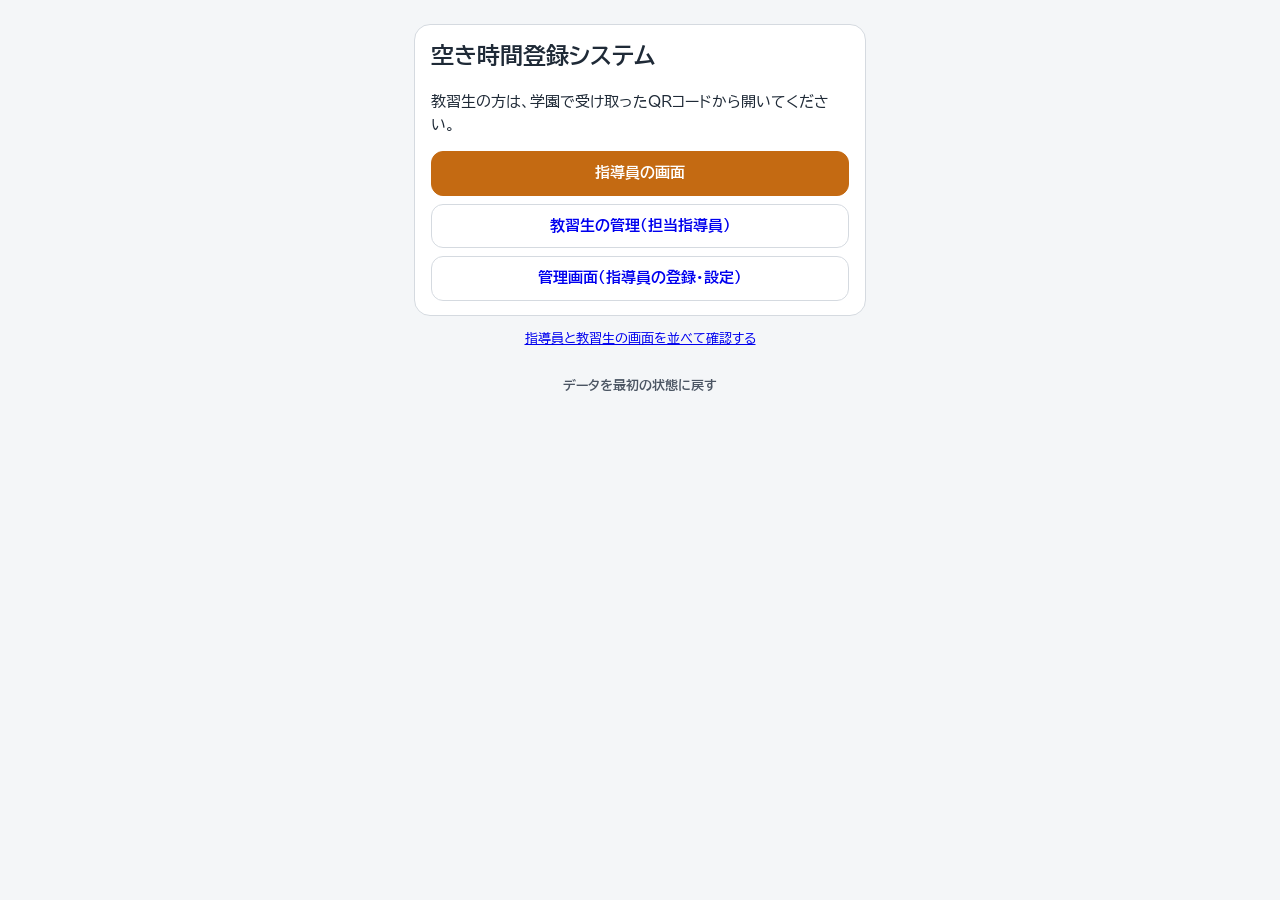
<file: index.html>
<!doctype html>
<html lang="ja"><head><meta charset="utf-8"><meta name="viewport" content="width=device-width, initial-scale=1, viewport-fit=cover">
<title>空き時間登録システム</title>
<link rel="preconnect" href="https://fonts.googleapis.com">
<link href="https://fonts.googleapis.com/css2?family=BIZ+UDPGothic:wght@400;700&display=swap" rel="stylesheet">
<link rel="stylesheet" href="css/app.css"><link rel="icon" href="icons/icon-192.png">
<script src="js/config.js"></script></head>
<body><div class="wrap"><div id="app"><div class="loading">読み込み中…</div></div></div>
<script type="module">
import { DEMO, CFG, esc } from "./js/common.js";
import { resetDemo } from "./js/backend.js";
const app = document.getElementById("app");
let h = `<section class="panel"><div class="body"><h2 style="margin-top:0">空き時間登録システム</h2>
<p>教習生の方は、学園で受け取ったQRコードから開いてください。</p>
<div class="list"><a class="btn accent full center" style="text-decoration:none" href="instructor.html">指導員の画面</a>
<a class="btn full center" style="text-decoration:none" href="manage.html">教習生の管理（担当指導員）</a>
<a class="btn full center" style="text-decoration:none" href="admin.html">管理画面（指導員の登録・設定）</a></div></div></section>`;
if (DEMO) {
  // Firebaseに切り替える前（データはこの端末の中だけ）の間だけ出す
  h += `<p class="center" style="font-size:13px"><a href="check.html">指導員と教習生の画面を並べて確認する</a></p>
  <p class="center"><button class="linkbtn" id="reset" style="font-size:13px;color:var(--muted)">データを最初の状態に戻す</button></p>`;
}
app.innerHTML = h;
const r = document.getElementById("reset");
if (r) r.onclick = () => { if (confirm("この端末のデータを最初の状態に戻します。よろしいですか？")) { resetDemo(); localStorage.removeItem("timetable_t"); alert("初期化しました"); } };
</script></body></html>
</file>
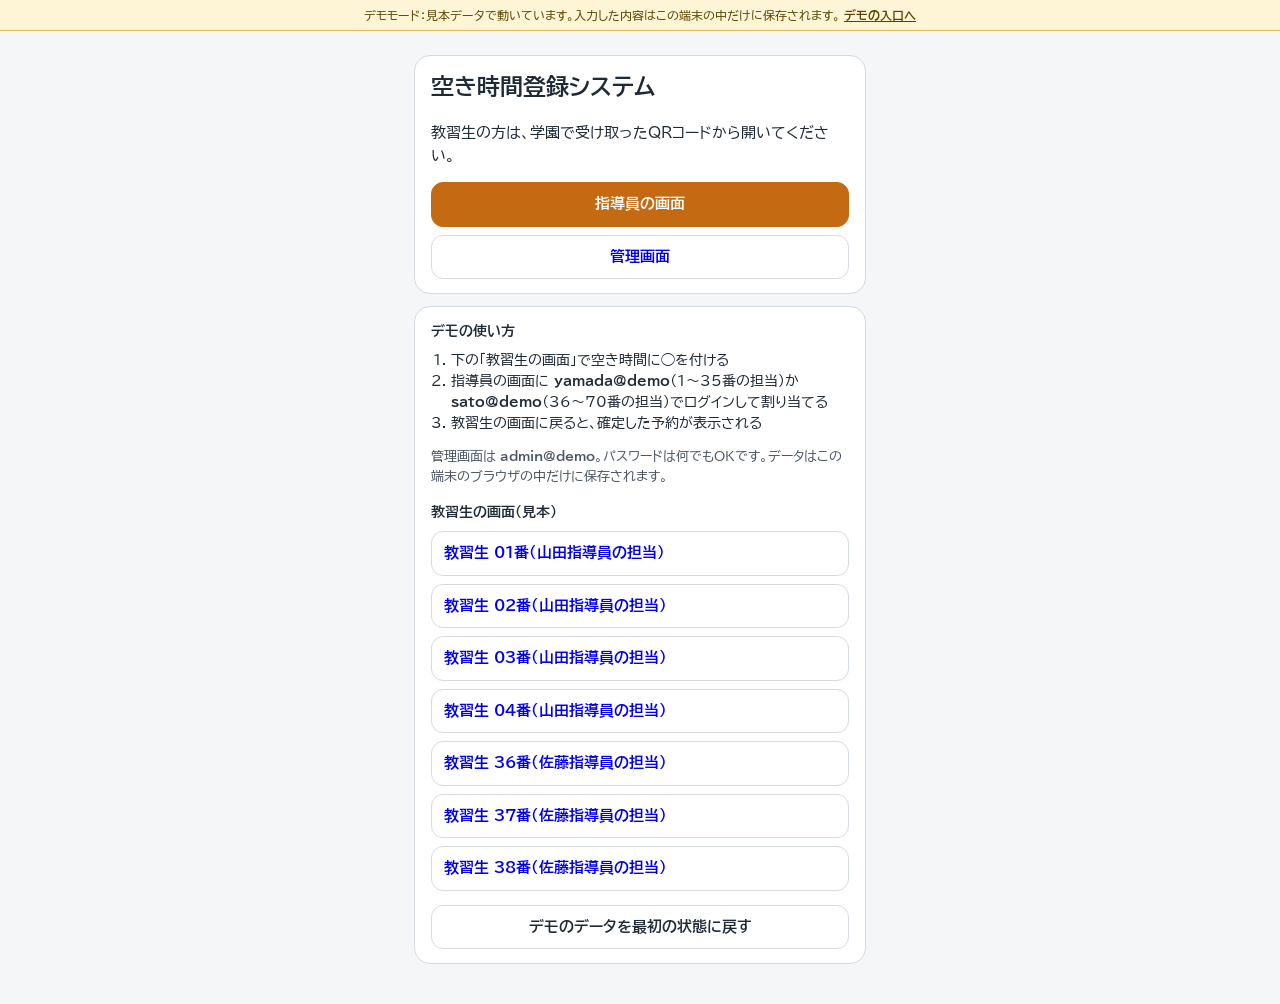
<file: timetable/web/index.html>
<!doctype html>
<html lang="ja"><head><meta charset="utf-8"><meta name="viewport" content="width=device-width, initial-scale=1, viewport-fit=cover">
<title>空き時間登録システム</title>
<link rel="preconnect" href="https://fonts.googleapis.com">
<link href="https://fonts.googleapis.com/css2?family=BIZ+UDPGothic:wght@400;700&display=swap" rel="stylesheet">
<link rel="stylesheet" href="css/app.css"><link rel="icon" href="icons/icon-192.png">
<script src="js/config.js"></script></head>
<body><div class="wrap"><div id="app"><div class="loading">読み込み中…</div></div></div>
<script type="module">
import { DEMO, CFG, esc } from "./js/common.js";
import { resetDemo } from "./js/backend.js";
const app = document.getElementById("app");
let h = `<section class="panel"><div class="body"><h2 style="margin-top:0">空き時間登録システム</h2>
<p>教習生の方は、学園で受け取ったQRコードから開いてください。</p>
<div class="list"><a class="btn accent full center" style="text-decoration:none" href="instructor.html">指導員の画面</a>
<a class="btn full center" style="text-decoration:none" href="admin.html">管理画面</a></div></div></section>`;
if (DEMO) {
  const sample = [1, 2, 3, 4, 36, 37, 38].map(i => `demo-${String(i).padStart(2, "0")}`);
  h += `<section class="panel"><div class="body"><h3 style="margin-top:0">デモの使い方</h3>
  <ol style="padding-left:20px;margin:0 0 10px;font-size:14px"><li>下の「教習生の画面」で空き時間に◯を付ける</li><li>指導員の画面に <b>yamada@demo</b>（1〜35番の担当）か <b>sato@demo</b>（36〜70番の担当）でログインして割り当てる</li><li>教習生の画面に戻ると、確定した予約が表示される</li></ol>
  <p style="font-size:13px;color:var(--muted)">管理画面は <b>admin@demo</b>。パスワードは何でもOKです。データはこの端末のブラウザの中だけに保存されます。</p>
  <h3>教習生の画面（見本）</h3><div class="list">${sample.map((t, i) => `<a class="btn full" style="text-decoration:none;text-align:left" href="student.html?t=${t}">教習生 ${t.slice(5)}番（${i < 4 ? "山田" : "佐藤"}指導員の担当）</a>`).join("")}</div>
  <button class="btn full" style="margin-top:14px" id="reset">デモのデータを最初の状態に戻す</button></div></section>`;
}
app.innerHTML = h;
const r = document.getElementById("reset");
if (r) r.onclick = () => { if (confirm("デモのデータを最初の状態に戻します。よろしいですか？")) { resetDemo(); localStorage.removeItem("timetable_t"); alert("初期化しました"); } };
</script></body></html>
</file>
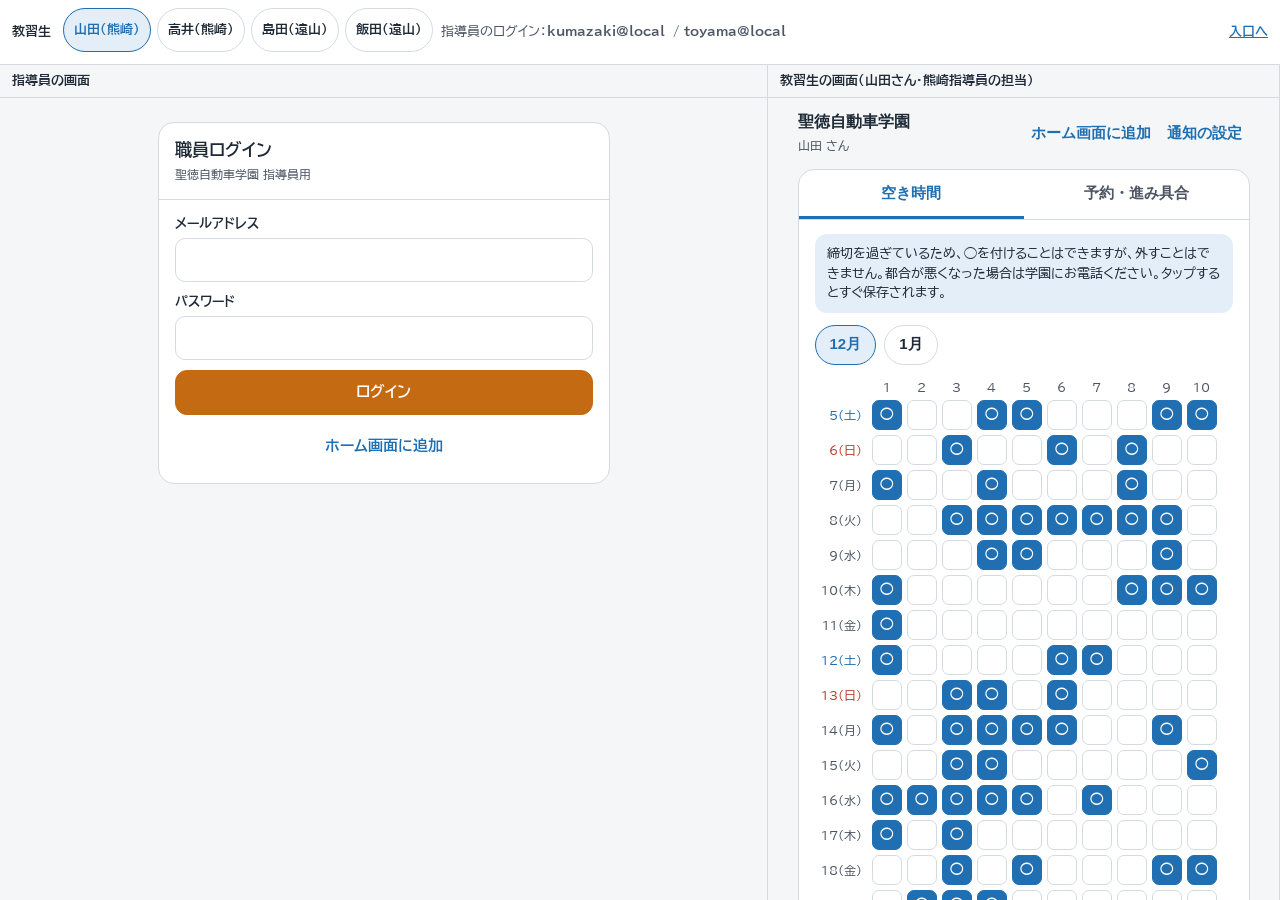
<file: check.html>
<!doctype html>
<html lang="ja"><head><meta charset="utf-8"><meta name="viewport" content="width=device-width, initial-scale=1, viewport-fit=cover">
<title>画面の並べて確認</title>
<link rel="preconnect" href="https://fonts.googleapis.com">
<link href="https://fonts.googleapis.com/css2?family=BIZ+UDPGothic:wght@400;700&display=swap" rel="stylesheet">
<link rel="stylesheet" href="css/app.css"><link rel="icon" href="icons/icon-192.png">
<script src="js/config.js"></script>
<style>
  /* 指導員の画面と教習生の画面を並べて、片方の操作がもう片方にすぐ反映されるかを見るためのページ（Firebaseに切り替える前の、この端末の中だけで動いている間に使う） */
  html, body { height: 100%; }
  body { display: flex; flex-direction: column; }
  .dbar { display: flex; flex-wrap: wrap; gap: 8px; align-items: center; padding: 8px 12px; background: var(--surface); border-bottom: 1px solid var(--line); font-size: 13px; }
  .dbar b { margin-right: 4px; }
  .dbar .chips { display: flex; flex-wrap: wrap; gap: 6px; }
  .dbar a { color: var(--blue); font-weight: 700; margin-left: auto; }
  .panes { flex: 1; display: grid; grid-template-columns: 3fr 2fr; min-height: 0; }
  .pane { display: flex; flex-direction: column; min-height: 0; border-right: 1px solid var(--line); }
  .pane h2 { margin: 0; padding: 6px 12px; font-size: 13px; background: var(--bg); border-bottom: 1px solid var(--line); }
  .pane iframe { flex: 1; width: 100%; border: 0; background: var(--bg); }
  .seg { display: none; }
  @media (max-width: 899px) {
    .panes { grid-template-columns: 1fr; }
    .pane { border-right: 0; }
    .pane[hidden] { display: none; }
    .seg { display: flex; }
    .pane h2 { display: none; }
  }
</style></head>
<body>
<div id="bar" class="dbar"></div>
<div class="panes">
  <section class="pane" id="pi"><h2>指導員の画面</h2><iframe id="fi" title="指導員の画面" src="instructor.html"></iframe></section>
  <section class="pane" id="ps"><h2 id="sh">教習生の画面</h2><iframe id="fs" title="教習生の画面"></iframe></section>
</div>
<script type="module">
import { DEMO, DEMO_USERS, DEMO_STUDENTS, esc } from "./js/common.js";
const bar = document.getElementById("bar");
if (!DEMO) {
  document.body.innerHTML = `<div class="wrap"><div class="err">このページは、Firebaseに切り替える前の確認用です。</div></div>`;
} else {
  const ins = Object.fromEntries(Object.values(DEMO_USERS).map(u => [u.uid, u.name]));
  const login = uid => Object.keys(DEMO_USERS).find(k => DEMO_USERS[k].uid === uid);
  const S = { tok: DEMO_STUDENTS[0].tok, pane: "i" };
  function draw() {
    bar.innerHTML = `<div class="seg" role="group" aria-label="表示する画面"><button aria-pressed="${S.pane === "i"}" data-pane="i">指導員</button><button aria-pressed="${S.pane === "s"}" data-pane="s">教習生</button></div>
      <b>教習生</b><div class="chips">${DEMO_STUDENTS.map(s => `<button class="chip" aria-pressed="${S.tok === s.tok}" data-tok="${s.tok}">${esc(s.name)}（${esc(ins[s.instructorUid])}）</button>`).join("")}</div>
      <span style="color:var(--muted)">指導員のログイン：${Object.values(DEMO_USERS).filter(u => u.uid !== "DEMO_ADMIN").map(u => `<b>${login(u.uid)}</b>`).join(" / ")}</span>
      <a href="index.html">入口へ</a>`;
    const st = DEMO_STUDENTS.find(s => s.tok === S.tok);
    document.getElementById("sh").textContent = `教習生の画面（${st.name}さん・${ins[st.instructorUid]}指導員の担当）`;
    document.getElementById("pi").hidden = S.pane !== "i";
    document.getElementById("ps").hidden = S.pane !== "s";
  }
  const fs = document.getElementById("fs");
  const openStudent = () => { fs.src = `student.html?t=${encodeURIComponent(S.tok)}`; };
  bar.addEventListener("click", e => {
    const t = e.target.closest("button"); if (!t) return;
    if (t.dataset.tok) { S.tok = t.dataset.tok; openStudent(); }
    if (t.dataset.pane) S.pane = t.dataset.pane;
    draw();
  });
  draw(); openStudent();
}
</script></body></html>
</file>
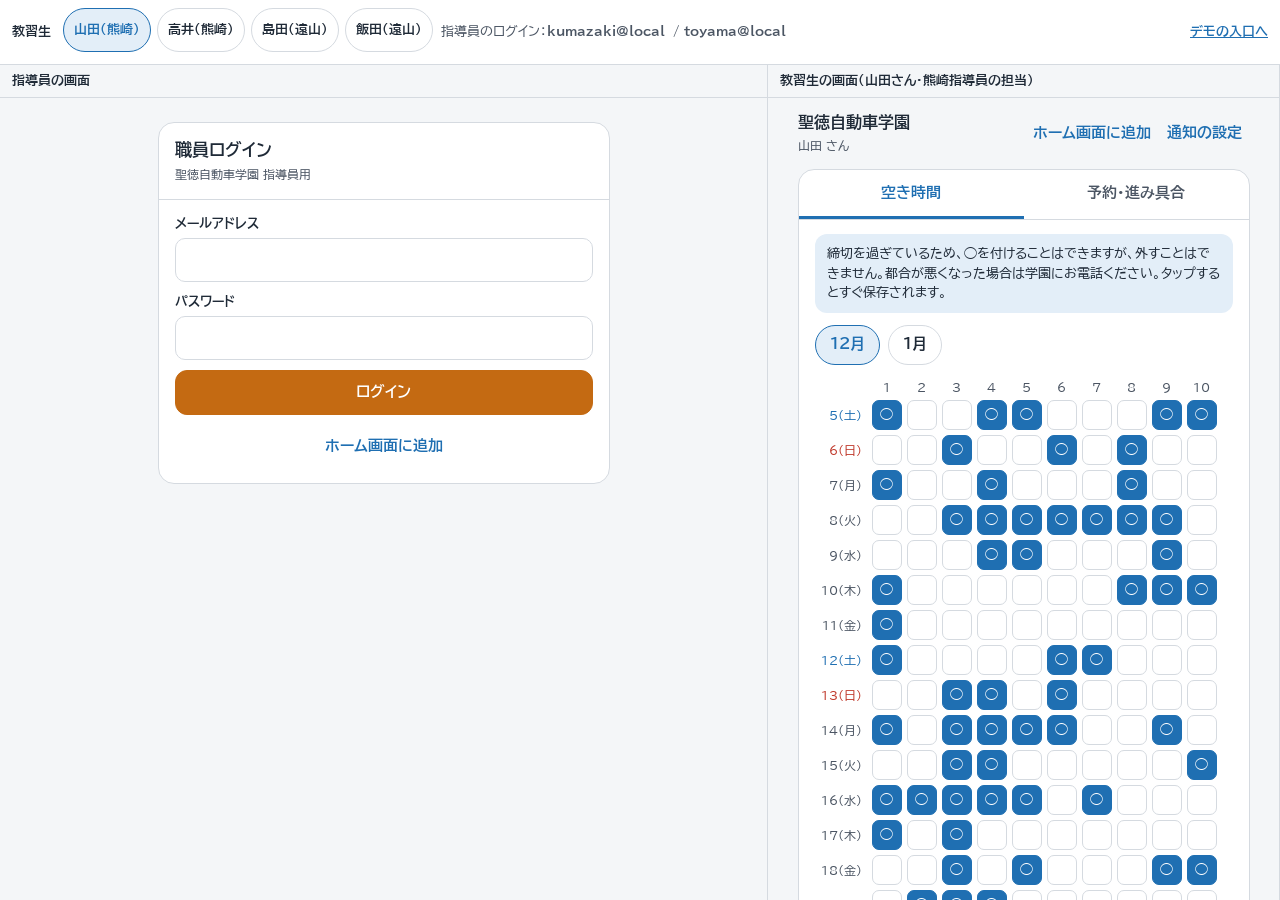
<file: demo.html>
<!doctype html>
<html lang="ja"><head><meta charset="utf-8"><meta name="viewport" content="width=device-width, initial-scale=1, viewport-fit=cover">
<title>デモ（指導員と教習生を並べて確認）</title>
<link rel="preconnect" href="https://fonts.googleapis.com">
<link href="https://fonts.googleapis.com/css2?family=BIZ+UDPGothic:wght@400;700&display=swap" rel="stylesheet">
<link rel="stylesheet" href="css/app.css"><link rel="icon" href="icons/icon-192.png">
<script src="js/config.js"></script>
<style>
  /* 指導員の画面と教習生の画面を並べて、片方の操作がもう片方にすぐ反映されるかを見るためのページ（デモモード専用） */
  html, body { height: 100%; }
  body { display: flex; flex-direction: column; }
  .dbar { display: flex; flex-wrap: wrap; gap: 8px; align-items: center; padding: 8px 12px; background: var(--surface); border-bottom: 1px solid var(--line); font-size: 13px; }
  .dbar b { margin-right: 4px; }
  .dbar .chips { display: flex; flex-wrap: wrap; gap: 6px; }
  .dbar a { color: var(--blue); font-weight: 700; margin-left: auto; }
  .panes { flex: 1; display: grid; grid-template-columns: 3fr 2fr; min-height: 0; }
  .pane { display: flex; flex-direction: column; min-height: 0; border-right: 1px solid var(--line); }
  .pane h2 { margin: 0; padding: 6px 12px; font-size: 13px; background: var(--bg); border-bottom: 1px solid var(--line); }
  .pane iframe { flex: 1; width: 100%; border: 0; background: var(--bg); }
  .seg { display: none; }
  @media (max-width: 899px) {
    .panes { grid-template-columns: 1fr; }
    .pane { border-right: 0; }
    .pane[hidden] { display: none; }
    .seg { display: flex; }
    .pane h2 { display: none; }
  }
</style></head>
<body>
<div id="bar" class="dbar"></div>
<div class="panes">
  <section class="pane" id="pi"><h2>指導員の画面</h2><iframe id="fi" title="指導員の画面" src="instructor.html"></iframe></section>
  <section class="pane" id="ps"><h2 id="sh">教習生の画面</h2><iframe id="fs" title="教習生の画面"></iframe></section>
</div>
<script type="module">
import { DEMO, DEMO_USERS, DEMO_STUDENTS, esc } from "./js/common.js";
const bar = document.getElementById("bar");
if (!DEMO) {
  document.body.innerHTML = `<div class="wrap"><div class="err">このページはデモモードの時だけ使えます。</div></div>`;
} else {
  const ins = Object.fromEntries(Object.values(DEMO_USERS).map(u => [u.uid, u.name]));
  const login = uid => Object.keys(DEMO_USERS).find(k => DEMO_USERS[k].uid === uid);
  const S = { tok: DEMO_STUDENTS[0].tok, pane: "i" };
  function draw() {
    bar.innerHTML = `<div class="seg" role="group" aria-label="表示する画面"><button aria-pressed="${S.pane === "i"}" data-pane="i">指導員</button><button aria-pressed="${S.pane === "s"}" data-pane="s">教習生</button></div>
      <b>教習生</b><div class="chips">${DEMO_STUDENTS.map(s => `<button class="chip" aria-pressed="${S.tok === s.tok}" data-tok="${s.tok}">${esc(s.name)}（${esc(ins[s.instructorUid])}）</button>`).join("")}</div>
      <span style="color:var(--muted)">指導員のログイン：${Object.values(DEMO_USERS).filter(u => u.uid !== "DEMO_ADMIN").map(u => `<b>${login(u.uid)}</b>`).join(" / ")}</span>
      <a href="index.html">デモの入口へ</a>`;
    const st = DEMO_STUDENTS.find(s => s.tok === S.tok);
    document.getElementById("sh").textContent = `教習生の画面（${st.name}さん・${ins[st.instructorUid]}指導員の担当）`;
    document.getElementById("pi").hidden = S.pane !== "i";
    document.getElementById("ps").hidden = S.pane !== "s";
  }
  const fs = document.getElementById("fs");
  const openStudent = () => { fs.src = `student.html?t=${encodeURIComponent(S.tok)}`; };
  bar.addEventListener("click", e => {
    const t = e.target.closest("button"); if (!t) return;
    if (t.dataset.tok) { S.tok = t.dataset.tok; openStudent(); }
    if (t.dataset.pane) S.pane = t.dataset.pane;
    draw();
  });
  draw(); openStudent();
}
</script></body></html>
</file>
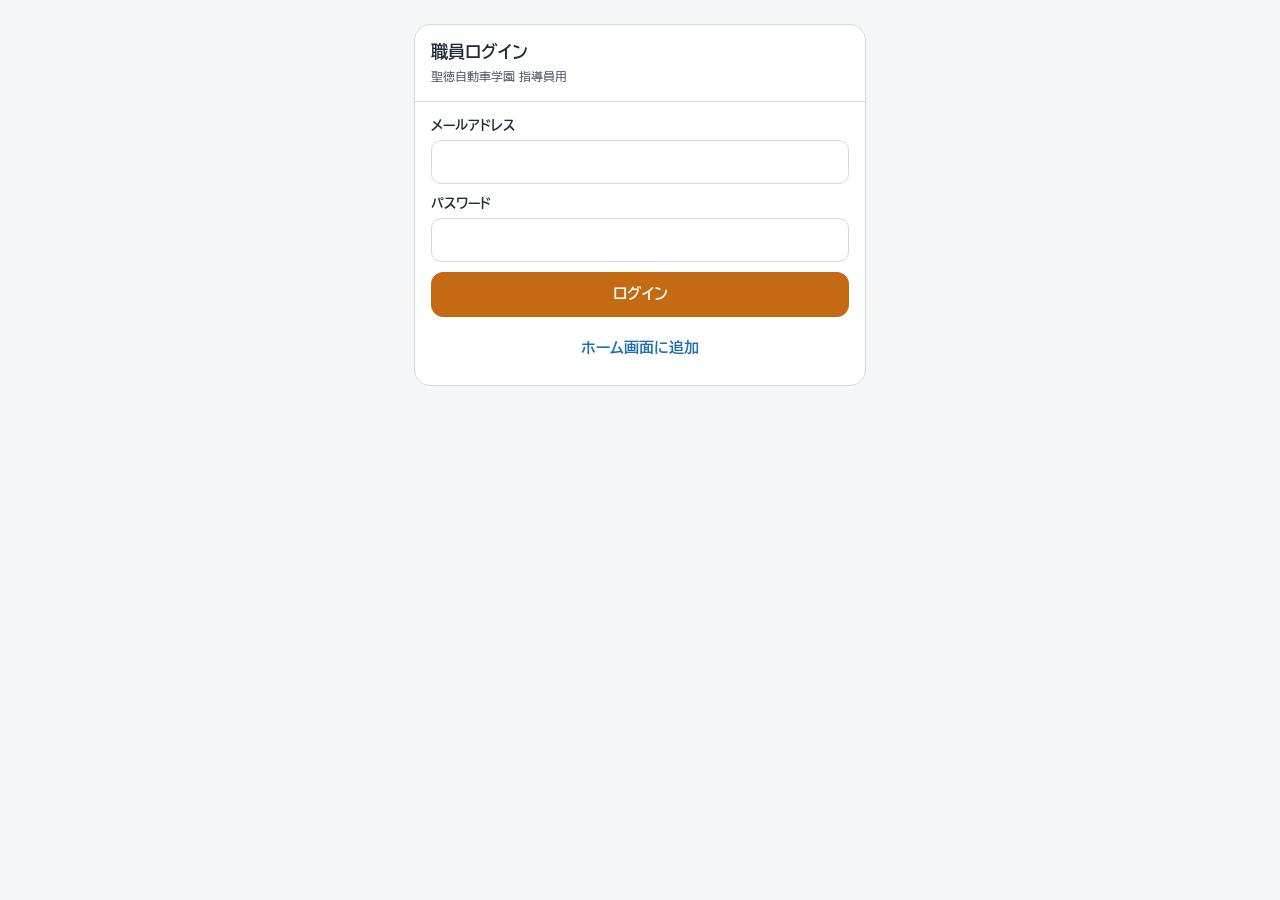
<file: instructor.html>
<!doctype html>
<html lang="ja">
<head>
<meta charset="utf-8">
<meta name="viewport" content="width=device-width, initial-scale=1, viewport-fit=cover">
<meta name="theme-color" content="#C46A12">
<meta name="apple-mobile-web-app-capable" content="yes">
<meta name="apple-mobile-web-app-title" content="予約割り当て">
<title>予約割り当て</title>
<link rel="manifest" href="manifest-staff.json">
<link rel="apple-touch-icon" href="icons/apple-touch-icon.png">
<link rel="icon" href="icons/icon-192.png">
<link rel="preconnect" href="https://fonts.googleapis.com">
<link href="https://fonts.googleapis.com/css2?family=BIZ+UDPGothic:wght@400;700&display=swap" rel="stylesheet">
<link rel="stylesheet" href="css/app.css">
<script src="js/config.js"></script>
</head>
<body data-app="staff">
<div class="wrap"><div id="app"><div class="loading">読み込み中…</div></div></div>
<div id="overlay"></div>
<script type="module" src="js/instructor.js"></script>
</body>
</html>
</file>
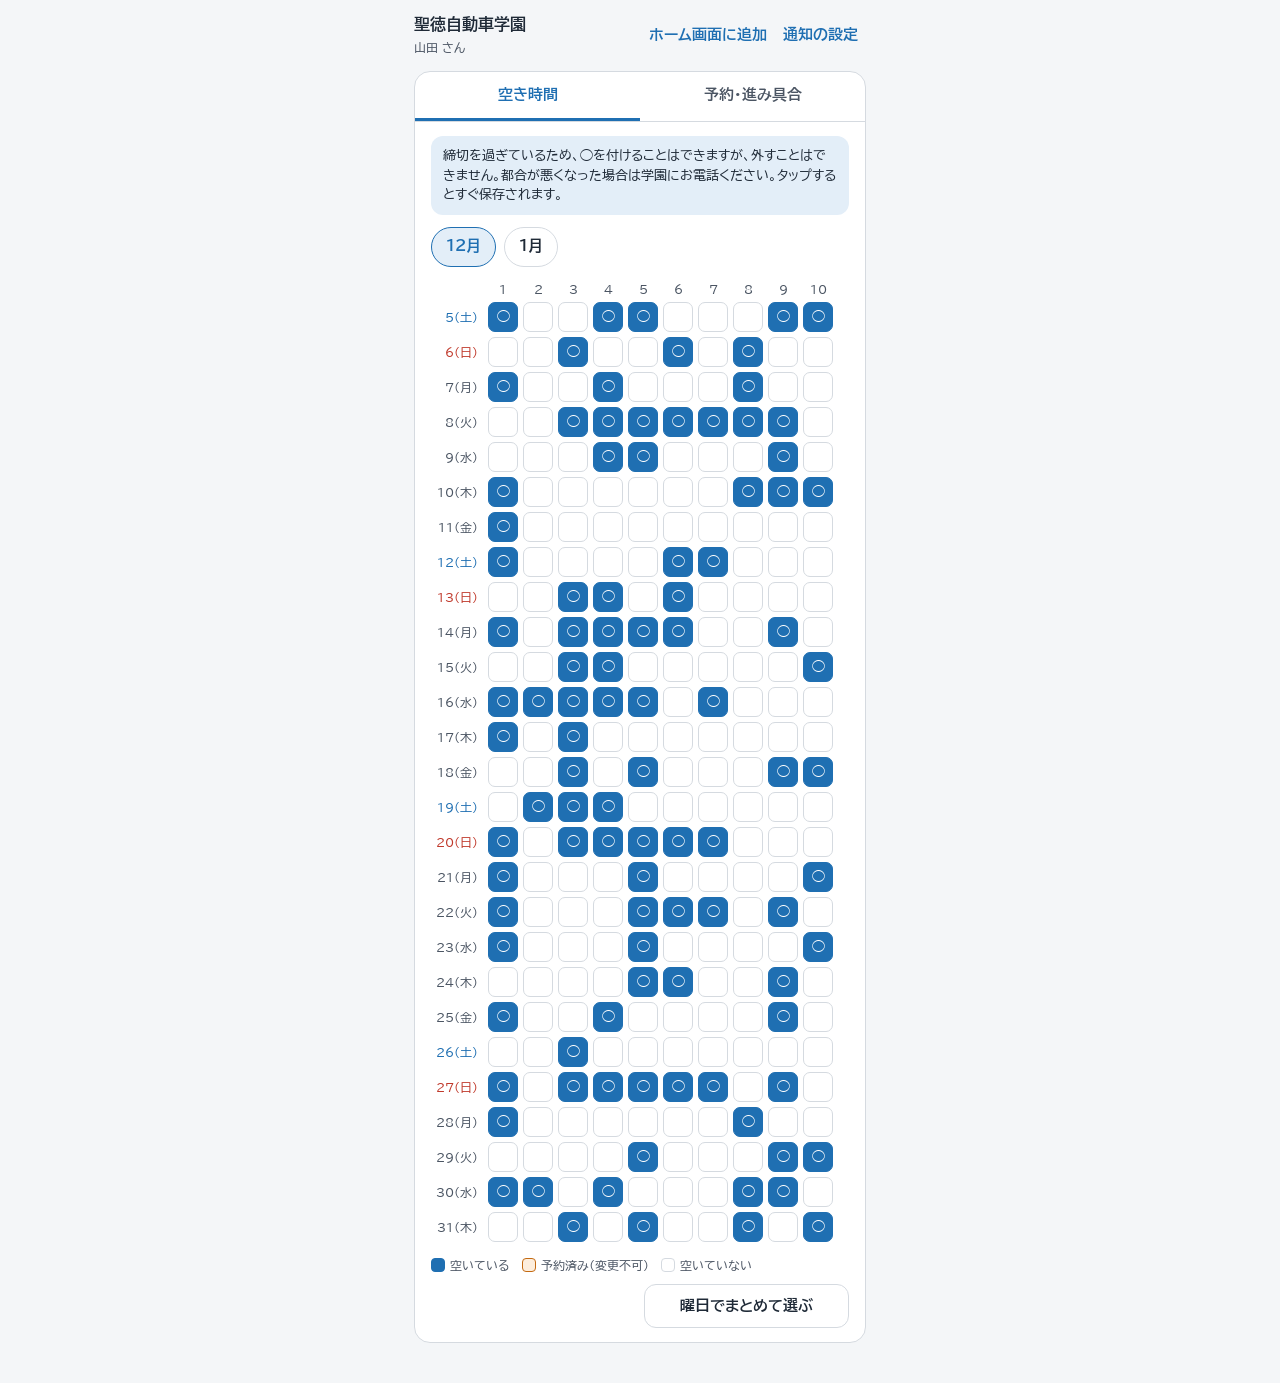
<file: student.html>
<!doctype html>
<html lang="ja">
<head>
<meta charset="utf-8">
<meta name="viewport" content="width=device-width, initial-scale=1, viewport-fit=cover">
<meta name="theme-color" content="#1F6FB2">
<meta name="apple-mobile-web-app-capable" content="yes">
<meta name="apple-mobile-web-app-title" content="空き時間登録">
<title>空き時間登録</title>
<link rel="manifest" href="manifest-student.json">
<link rel="apple-touch-icon" href="icons/apple-touch-icon.png">
<link rel="icon" href="icons/icon-192.png">
<link rel="preconnect" href="https://fonts.googleapis.com">
<link href="https://fonts.googleapis.com/css2?family=BIZ+UDPGothic:wght@400;700&display=swap" rel="stylesheet">
<link rel="stylesheet" href="css/app.css">
<script src="js/config.js"></script>
</head>
<body data-app="student">
<div class="wrap"><div id="app"><div class="loading">読み込み中…</div></div></div>
<div id="overlay"></div>
<script type="module" src="js/student.js"></script>
</body>
</html>
</file>
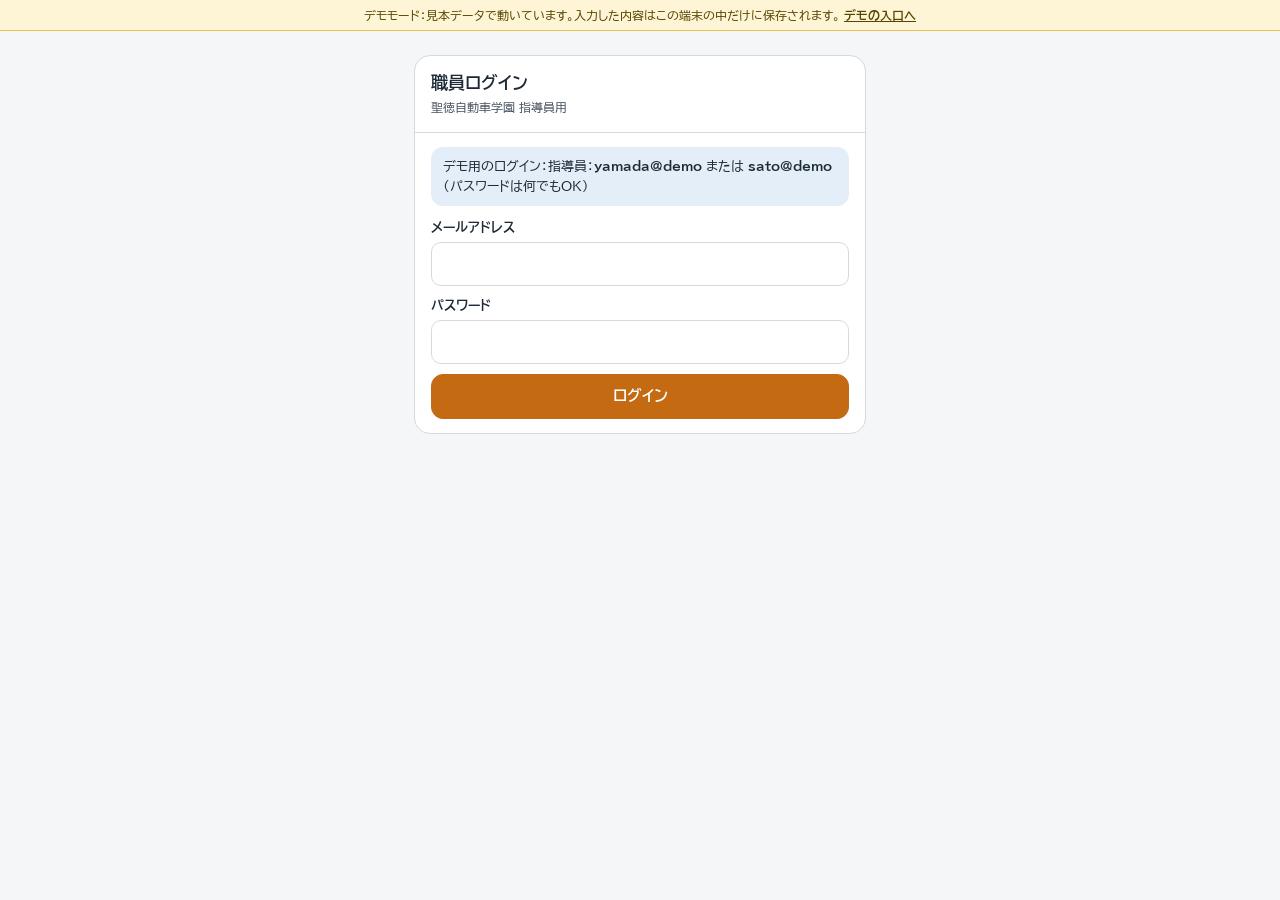
<file: timetable/web/instructor.html>
<!doctype html>
<html lang="ja">
<head>
<meta charset="utf-8">
<meta name="viewport" content="width=device-width, initial-scale=1, viewport-fit=cover">
<meta name="theme-color" content="#C46A12">
<meta name="apple-mobile-web-app-capable" content="yes">
<meta name="apple-mobile-web-app-title" content="予約割り当て">
<title>予約割り当て</title>
<link rel="manifest" href="manifest-staff.json">
<link rel="apple-touch-icon" href="icons/apple-touch-icon.png">
<link rel="icon" href="icons/icon-192.png">
<link rel="preconnect" href="https://fonts.googleapis.com">
<link href="https://fonts.googleapis.com/css2?family=BIZ+UDPGothic:wght@400;700&display=swap" rel="stylesheet">
<link rel="stylesheet" href="css/app.css">
<script src="js/config.js"></script>
</head>
<body>
<div class="wrap"><div id="app"><div class="loading">読み込み中…</div></div></div>
<div id="overlay"></div>
<script type="module" src="js/instructor.js"></script>
</body>
</html>
</file>
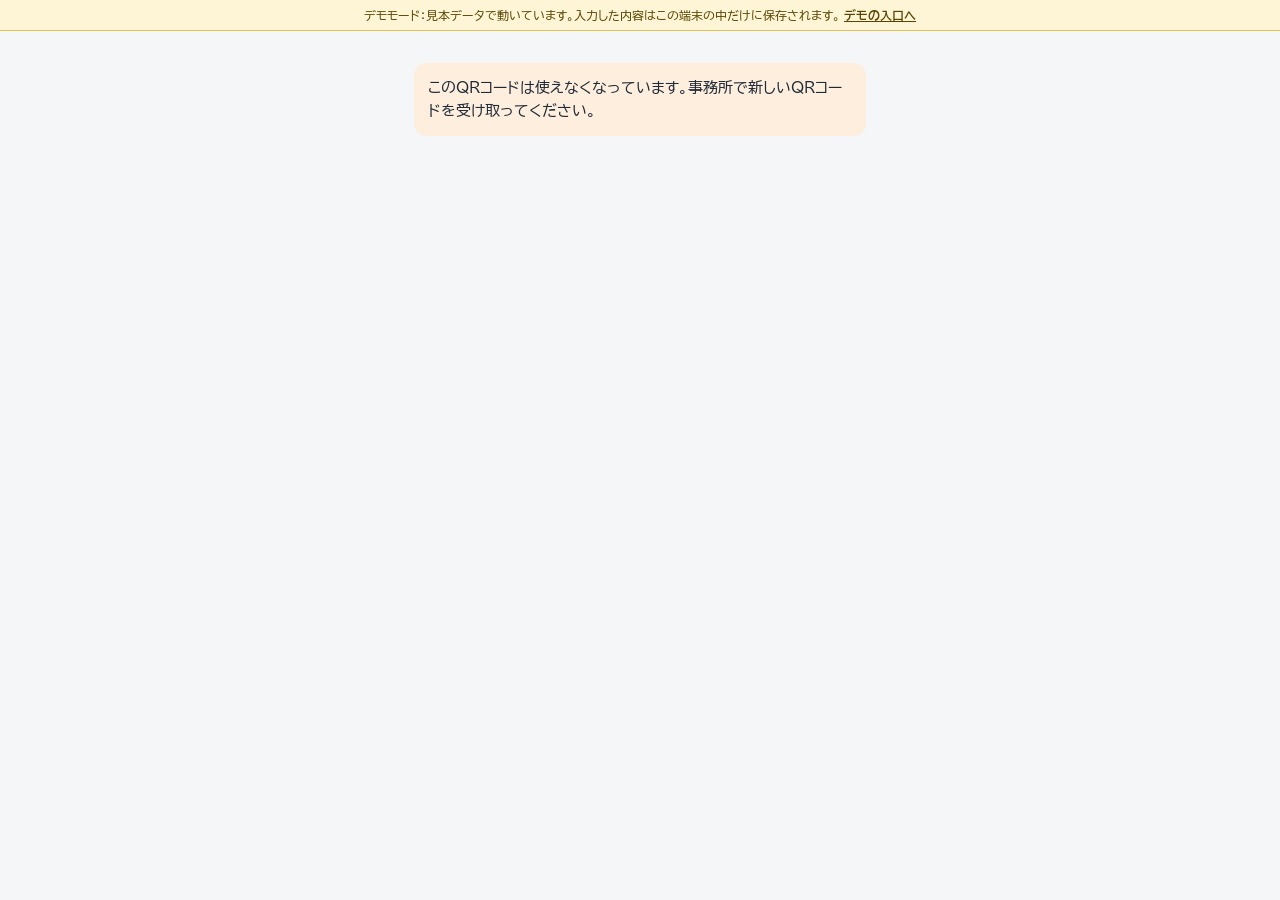
<file: timetable/web/student.html>
<!doctype html>
<html lang="ja">
<head>
<meta charset="utf-8">
<meta name="viewport" content="width=device-width, initial-scale=1, viewport-fit=cover">
<meta name="theme-color" content="#1F6FB2">
<meta name="apple-mobile-web-app-capable" content="yes">
<meta name="apple-mobile-web-app-title" content="空き時間登録">
<title>空き時間登録</title>
<link rel="manifest" href="manifest-student.json">
<link rel="apple-touch-icon" href="icons/apple-touch-icon.png">
<link rel="icon" href="icons/icon-192.png">
<link rel="preconnect" href="https://fonts.googleapis.com">
<link href="https://fonts.googleapis.com/css2?family=BIZ+UDPGothic:wght@400;700&display=swap" rel="stylesheet">
<link rel="stylesheet" href="css/app.css">
<script src="js/config.js"></script>
</head>
<body>
<div class="wrap"><div id="app"><div class="loading">読み込み中…</div></div></div>
<div id="overlay"></div>
<script type="module" src="js/student.js"></script>
</body>
</html>
</file>
<file: css/app.css>
:root{
  --bg:#F4F6F8; --surface:#FFFFFF; --ink:#1F2A37; --muted:#4B5563; --line:#D5DAE0;
  --blue:#1F6FB2; --blue-soft:#E3EEF8; --orange:#C46A12; --orange-soft:#FDEEDD;
  --green:#1E7A4F; --green-soft:#E1F3EA; --lock:#7A4A12; --lv1:#2E8B57; --lv1-soft:#E3F4EA; --lv2:#C99A06; --lv2-soft:#FDF5D6; --lv3:#D0453A; --lv3-soft:#FBE4E2;
  box-sizing:border-box;
  padding-top:env(safe-area-inset-top,0px); padding-bottom:env(safe-area-inset-bottom,0px);
}
@media (prefers-color-scheme: dark){
  :root:not([data-theme="light"]){
    --bg:#12171D; --surface:#1B222B; --ink:#E8ECF1; --muted:#A7B0BB; --line:#334050;
    --blue:#6AAAE4; --blue-soft:#1C3247; --orange:#F0A35A; --orange-soft:#3A2814;
    --green:#5CC596; --green-soft:#173327; --lock:#F0C38A; --lv1:#4CC283; --lv1-soft:#163325; --lv2:#E5C04A; --lv2-soft:#3A3212; --lv3:#F07468; --lv3-soft:#3D1D1A;
  }
}
:root[data-theme="dark"]{
  --bg:#12171D; --surface:#1B222B; --ink:#E8ECF1; --muted:#A7B0BB; --line:#334050;
  --blue:#6AAAE4; --blue-soft:#1C3247; --orange:#F0A35A; --orange-soft:#3A2814;
  --green:#5CC596; --green-soft:#173327; --lock:#F0C38A; --lv1:#4CC283; --lv1-soft:#163325; --lv2:#E5C04A; --lv2-soft:#3A3212; --lv3:#F07468; --lv3-soft:#3D1D1A;
}
html{scroll-padding-top:env(safe-area-inset-top,0px)}
*,*::before,*::after{box-sizing:border-box}
body{margin:0;background:var(--bg);color:var(--ink);font-family:'BIZ UDPGothic','Hiragino Kaku Gothic ProN','Yu Gothic',sans-serif;font-size:15px;line-height:1.5}
button{font:inherit;color:inherit;cursor:pointer}
button:focus-visible,input:focus-visible{outline:3px solid var(--blue);outline-offset:2px}
.wrap{max-width:480px;margin:0 auto;padding:12px 14px 40px}
.demo-note{font-size:12px;color:var(--muted);text-align:center;margin:4px 0 10px}
.switch{display:grid;grid-template-columns:1fr 1fr;gap:4px;background:var(--surface);border:1px solid var(--line);border-radius:14px;padding:4px;position:sticky;top:env(safe-area-inset-top,0px);z-index:5}
.switch button{border:0;background:transparent;border-radius:10px;padding:10px 6px;font-weight:700;min-height:44px}
.switch button[aria-pressed="true"].s{background:var(--blue);color:#fff}
.switch button[aria-pressed="true"].i{background:var(--orange);color:#fff}
.panel{background:var(--surface);border:1px solid var(--line);border-radius:16px;margin-top:12px;overflow:hidden}
.phead{padding:14px 16px;border-bottom:1px solid var(--line);display:flex;justify-content:space-between;align-items:center;gap:10px}
.phead h2{margin:0;font-size:17px}
.phead small{color:var(--muted);font-size:12px}
.tabs{display:flex;border-bottom:1px solid var(--line)}
.tabs button{flex:1;border:0;background:transparent;padding:12px 4px;font-weight:700;color:var(--muted);border-bottom:3px solid transparent;min-height:44px;position:relative}
.tabs button[aria-selected="true"]{color:var(--blue);border-bottom-color:var(--blue)}
.dot{display:inline-block;min-width:18px;height:18px;padding:0 5px;border-radius:9px;background:var(--orange);color:#fff;font-size:11px;line-height:18px;margin-left:4px}
.body{padding:14px 16px}
.banner{border-radius:12px;padding:10px 12px;font-size:13px;margin-bottom:12px}
.banner.warn{background:var(--orange-soft);color:var(--ink)}
.banner.info{background:var(--blue-soft)}
.banner.ok{background:var(--green-soft)}
.months{display:flex;gap:8px;margin-bottom:10px}
.chip{border:1.5px solid var(--line);background:var(--surface);border-radius:999px;padding:7px 14px;min-height:40px;font-weight:700}
.chip[aria-pressed="true"]{border-color:var(--blue);background:var(--blue-soft);color:var(--blue)}
.chip.o[aria-pressed="true"]{border-color:var(--orange);background:var(--orange-soft);color:var(--orange)}
.gridwrap{overflow-x:auto;margin:0 -4px;padding:0 4px}
table.cal{border-collapse:separate;border-spacing:3px;font-size:12px}
.cal th{color:var(--muted);font-weight:400;padding:0 2px;white-space:nowrap}
.cal th.day{text-align:right;padding-right:6px}
.cal th.sat{color:var(--blue)} .cal th.sun{color:#C0392B}
.cell{width:30px;height:30px;border-radius:7px;border:1.5px solid var(--line);background:transparent;padding:0;display:flex;align-items:center;justify-content:center;font-size:13px;font-weight:700}
.cell.on{background:var(--blue);border-color:var(--blue);color:#fff}
.cell.booked{background:var(--orange-soft);border-color:var(--orange);color:var(--lock)}
.cell.req{background:repeating-linear-gradient(45deg,var(--orange-soft),var(--orange-soft) 4px,transparent 4px,transparent 8px);border-color:var(--orange);color:var(--lock)}
.legend{display:flex;flex-wrap:wrap;gap:12px;font-size:12px;color:var(--muted);margin:10px 0}
.legend span{display:inline-flex;align-items:center;gap:5px}
.sw{width:14px;height:14px;border-radius:4px;border:1.5px solid var(--line);display:inline-block}
.tools{display:grid;grid-template-columns:1fr 1fr;gap:8px;margin-top:6px}
.btn{border:1.5px solid var(--line);background:var(--surface);border-radius:12px;padding:10px 12px;min-height:44px;font-weight:700}
.btn.primary{background:var(--blue);border-color:var(--blue);color:#fff}
.btn.accent{background:var(--orange);border-color:var(--orange);color:#fff}
.btn.full{width:100%}
.btn:disabled{opacity:.45;cursor:not-allowed}
.list{display:flex;flex-direction:column;gap:8px}
.item{border:1px solid var(--line);border-radius:12px;padding:10px 12px;display:flex;justify-content:space-between;align-items:center;gap:10px}
.item .t{font-weight:700}
.item .s{font-size:12px;color:var(--muted)}
.tag{font-size:11px;font-weight:700;border-radius:6px;padding:2px 6px;white-space:nowrap}
.tag.new{background:var(--orange);color:#fff}
.tag.ok{background:var(--green-soft);color:var(--green)}
.tag.wait{background:var(--orange-soft);color:var(--lock)}
.tag.draft{background:var(--blue-soft);color:var(--blue)}
h3{font-size:14px;margin:16px 0 8px}
.hist{font-size:13px;color:var(--muted);display:flex;flex-direction:column;gap:6px}
.chips{display:flex;gap:6px;overflow-x:auto;padding-bottom:4px}
.chips .chip{flex-shrink:0;padding:6px 10px;min-height:44px;font-size:13px}
.chip .n{display:block;font-size:11px;font-weight:400;color:var(--muted)}
.field{display:flex;flex-direction:column;gap:4px;margin-bottom:10px}
.field label{font-size:13px;font-weight:700}
.field input{border:1.5px solid var(--line);border-radius:10px;padding:10px 12px;font:inherit;background:var(--surface);color:var(--ink);min-height:44px}
.sheet-bg{position:fixed;inset:0;background:rgba(0,0,0,.4);display:flex;align-items:flex-end;justify-content:center;z-index:20}
.sheet{background:var(--surface);width:100%;max-width:480px;border-radius:18px 18px 0 0;padding:18px 16px calc(18px + env(safe-area-inset-bottom,0px))}
.sheet h3{margin-top:0;font-size:16px}
.push{position:fixed;left:50%;top:calc(10px + env(safe-area-inset-top,0px));transform:translate(-50%,-140%);width:min(440px,calc(100% - 20px));background:var(--surface);border:1px solid var(--line);border-radius:16px;box-shadow:0 10px 30px rgba(0,0,0,.18);padding:12px 14px;display:flex;gap:10px;align-items:flex-start;z-index:30;transition:transform .45s cubic-bezier(.2,.9,.3,1.2);text-align:left;border-left:0}
.push.show{transform:translate(-50%,0)}
.push .ic{width:34px;height:34px;border-radius:9px;background:var(--blue);display:flex;align-items:center;justify-content:center;flex-shrink:0}
.push.orange .ic{background:var(--orange)}
.push .pt{font-size:12px;color:var(--muted)}
.push .pb{font-size:14px;font-weight:700}
.toast{position:fixed;left:50%;bottom:calc(18px + env(safe-area-inset-bottom,0px));transform:translateX(-50%);background:var(--ink);color:var(--bg);border-radius:10px;padding:10px 14px;font-size:13px;z-index:25;max-width:calc(100% - 24px)}
@media (prefers-reduced-motion: reduce){.push{transition:none}}

.sum{display:grid;grid-template-columns:repeat(3,1fr);gap:6px;margin-bottom:12px}
.sum div{background:var(--bg);border-radius:10px;padding:8px;text-align:center;font-size:12px;color:var(--muted)}
.sum b{display:block;font-size:18px;color:var(--ink)}
.sum .alert b{color:var(--orange)}
.seg{display:grid;grid-template-columns:1fr 1fr;gap:4px;background:var(--bg);border-radius:12px;padding:4px;margin-bottom:10px}
.seg button{border:0;background:transparent;border-radius:9px;padding:8px;font-weight:700;min-height:44px;color:var(--muted)}
.seg button[aria-pressed="true"]{background:var(--surface);color:var(--orange);box-shadow:0 1px 3px rgba(0,0,0,.12)}
table.wk{border-collapse:separate;border-spacing:3px;width:100%;table-layout:fixed;font-size:12px}
.wk th{color:var(--muted);font-weight:400}
.wk th.pl{width:44px;text-align:right;padding-right:4px;line-height:1.2}
.wk th.pl small{display:block;font-size:10px}
.wc{width:100%;height:40px;border-radius:7px;border:1.5px solid var(--line);background:transparent;padding:0;font-size:12px;font-weight:700;line-height:1.15}
.wc.lv1{background:var(--lv1-soft);border-color:var(--lv1)} .wc.lv2{background:var(--lv2-soft);border-color:var(--lv2)} .wc.lv3{background:var(--lv3-soft);border-color:var(--lv3)}
.wc .bar{display:block;height:5px;margin:3px 5px 0;border-radius:3px;background:var(--line);overflow:hidden}
.wc .bar i{display:block;height:100%;border-radius:3px}
.wc.lv1 .bar i{background:var(--lv1)} .wc.lv2 .bar i{background:var(--lv2)} .wc.lv3 .bar i{background:var(--lv3)}
.heatleg{display:flex;flex-wrap:wrap;gap:10px;font-size:12px;color:var(--muted);margin-bottom:6px;align-items:center}
.heatleg span{display:inline-flex;align-items:center;gap:4px}
.heatleg i{width:14px;height:14px;border-radius:4px;display:inline-block;border:1.5px solid}
.wc.bk{background:var(--orange);border-color:var(--orange);color:#fff}
.wc.bk.draft{background:var(--orange-soft);color:var(--lock)}
.wc.bk.done{background:var(--green-soft);border-color:var(--green);color:var(--green)}
.wc.bk.absent{background:var(--bg);border-color:var(--line);color:var(--muted);text-decoration:line-through}
.wc.bk.gone{background:var(--lv3-soft);border-color:var(--lv3);color:var(--lv3)}
.wc.cand{background:var(--blue);border-color:var(--blue);color:#fff}
.wc.off{opacity:.35}
.wc small{display:block;font-weight:400;font-size:10px}
.picking{display:flex;justify-content:space-between;align-items:center;gap:8px;background:var(--blue-soft);border-radius:10px;padding:8px 10px;margin-bottom:8px;font-size:13px}
.slist{display:flex;flex-direction:column;gap:6px;margin-top:10px}
.srow{border:1px solid var(--line);border-radius:10px;padding:8px 10px;display:flex;justify-content:space-between;align-items:center;gap:8px;background:var(--surface);text-align:left;width:100%}
.srow[aria-pressed="true"]{border-color:var(--blue);background:var(--blue-soft)}
.srow .t{font-weight:700}
.srow .s{font-size:12px;color:var(--muted)}
.cnt{font-size:12px;font-weight:700;border-radius:6px;padding:2px 7px;white-space:nowrap}
.cnt.zero{background:var(--orange-soft);color:var(--lock)}
.cnt.some{background:var(--green-soft);color:var(--green)}
.sheet .list{max-height:55vh;overflow:auto}
.guide{font-size:13px;background:var(--surface);border:1px dashed var(--line);border-radius:12px;padding:10px 12px;margin-top:12px;color:var(--muted)}
.guide ol{margin:4px 0 0;padding-left:20px}

/* ---- 本番用の追加 ---- */
.topbar{display:flex;justify-content:space-between;align-items:center;gap:8px;margin-bottom:10px}
.topbar h1{font-size:16px;margin:0}
.topbar small{color:var(--muted);font-size:12px}
.linkbtn{border:0;background:none;color:var(--blue);font-weight:700;padding:8px;min-height:44px}
.center{text-align:center}
.err{background:var(--orange-soft);border-radius:12px;padding:14px;margin-top:20px}
.weeknav{display:flex;justify-content:space-between;align-items:center;gap:8px;margin-bottom:10px}
.weeknav b{font-size:15px}
.tag.late{background:var(--orange-soft);color:var(--lock)}
table.adm{border-collapse:collapse;width:100%;font-size:13px}
.adm th,.adm td{border-bottom:1px solid var(--line);padding:6px 4px;text-align:left;vertical-align:middle}
.adm th{color:var(--muted);font-weight:400;font-size:12px}
.row{display:grid;grid-template-columns:1fr 1fr;gap:8px}
select{border:1.5px solid var(--line);border-radius:10px;padding:10px 12px;font:inherit;background:var(--surface);color:var(--ink);min-height:44px}
.wrap.wide{max-width:960px}
.loading{color:var(--muted);text-align:center;padding:30px 0}
@media print{.noprint{display:none!important} body{background:#fff}}

.wc.cand.hw{background:var(--orange);border-color:var(--orange)}
.wc.cand.kk{background:var(--green);border-color:var(--green)}

.prog{background:var(--bg);border-radius:12px;padding:12px;margin-bottom:12px}
.prog .bar{height:10px;border-radius:5px;background:var(--line);overflow:hidden;margin:8px 0 4px}
.prog .bar i{display:block;height:100%;background:var(--green)}
.prog .bar i.over{background:var(--orange)}
.row>*{min-width:0}
.field input,.field select{width:100%;min-width:0;box-sizing:border-box}
/* シートが画面より長い時はシートの中でスクロール */
.sheet{max-height:92vh;overflow:auto}
/* ---------- PC表示（管理画面） ---------- */
body.pc .wrap.wide{max-width:none;padding:0}
.pcl{display:grid;grid-template-columns:230px 1fr;min-height:100vh}
.pcside{background:var(--surface);border-right:1px solid var(--line);padding:18px 14px;position:sticky;top:0;height:100vh;box-sizing:border-box;display:flex;flex-direction:column}
.pcside h1{font-size:17px;margin:0 0 2px}
.pcside small{color:var(--muted);font-size:12px}
.pcnav{display:flex;flex-direction:column;gap:4px;margin:18px 0}
.pcnav button,.pcnav a{text-align:left;border:0;background:transparent;padding:10px 12px;border-radius:10px;font:inherit;font-weight:700;color:var(--ink);text-decoration:none;cursor:pointer}
.pcnav button:hover,.pcnav a:hover{background:var(--bg)}
.pcnav [aria-pressed="true"]{background:var(--blue-soft);color:var(--blue)}
.pcside .foot{margin-top:auto;display:flex;flex-direction:column;align-items:flex-start}
.pcmain{padding:22px 28px 40px;min-width:0}
.pcmain h2{margin:0 0 12px;font-size:20px}
.pctool{display:flex;gap:8px;align-items:center;flex-wrap:wrap;margin-bottom:12px}
.pctool input{border:1.5px solid var(--line);border-radius:10px;padding:8px 12px;font:inherit;background:var(--surface);color:var(--ink);min-width:260px}
.pctool .sp{flex:1}
.pctable{background:var(--surface);border:1px solid var(--line);border-radius:12px;overflow:auto;max-height:calc(100vh - 170px)}
body.pc table.adm{font-size:14px}
body.pc .adm th,body.pc .adm td{padding:8px 10px;white-space:nowrap}
body.pc .adm thead th{position:sticky;top:0;background:var(--surface);z-index:1;border-bottom:2px solid var(--line)}
body.pc .adm tbody tr:hover{background:var(--bg)}
.adm .th{border:0;background:none;font:inherit;color:inherit;padding:0;cursor:pointer}
body.pc .sheet-bg{justify-content:flex-end;align-items:stretch}
body.pc .sheet{max-width:600px;max-height:none;height:100vh;border-radius:0;box-sizing:border-box}
body.pc .sheet .list{max-height:none}
.pcgrid{display:grid;grid-template-columns:repeat(2,minmax(0,1fr));gap:10px}
@media print{.pcside,.pctool{display:none!important} .pcl{display:block}}
body.pc #app>section.panel{max-width:480px;margin:60px auto}
</file>
<file: timetable/web/css/app.css>
:root{
  --bg:#F4F6F8; --surface:#FFFFFF; --ink:#1F2A37; --muted:#4B5563; --line:#D5DAE0;
  --blue:#1F6FB2; --blue-soft:#E3EEF8; --orange:#C46A12; --orange-soft:#FDEEDD;
  --green:#1E7A4F; --green-soft:#E1F3EA; --lock:#7A4A12; --lv1:#2E8B57; --lv1-soft:#E3F4EA; --lv2:#C99A06; --lv2-soft:#FDF5D6; --lv3:#D0453A; --lv3-soft:#FBE4E2;
  box-sizing:border-box;
  padding-top:env(safe-area-inset-top,0px); padding-bottom:env(safe-area-inset-bottom,0px);
}
@media (prefers-color-scheme: dark){
  :root:not([data-theme="light"]){
    --bg:#12171D; --surface:#1B222B; --ink:#E8ECF1; --muted:#A7B0BB; --line:#334050;
    --blue:#6AAAE4; --blue-soft:#1C3247; --orange:#F0A35A; --orange-soft:#3A2814;
    --green:#5CC596; --green-soft:#173327; --lock:#F0C38A; --lv1:#4CC283; --lv1-soft:#163325; --lv2:#E5C04A; --lv2-soft:#3A3212; --lv3:#F07468; --lv3-soft:#3D1D1A;
  }
}
:root[data-theme="dark"]{
  --bg:#12171D; --surface:#1B222B; --ink:#E8ECF1; --muted:#A7B0BB; --line:#334050;
  --blue:#6AAAE4; --blue-soft:#1C3247; --orange:#F0A35A; --orange-soft:#3A2814;
  --green:#5CC596; --green-soft:#173327; --lock:#F0C38A; --lv1:#4CC283; --lv1-soft:#163325; --lv2:#E5C04A; --lv2-soft:#3A3212; --lv3:#F07468; --lv3-soft:#3D1D1A;
}
html{scroll-padding-top:env(safe-area-inset-top,0px)}
*,*::before,*::after{box-sizing:border-box}
body{margin:0;background:var(--bg);color:var(--ink);font-family:'BIZ UDPGothic','Hiragino Kaku Gothic ProN','Yu Gothic',sans-serif;font-size:15px;line-height:1.5}
button{font:inherit;color:inherit;cursor:pointer}
button:focus-visible,input:focus-visible{outline:3px solid var(--blue);outline-offset:2px}
.wrap{max-width:480px;margin:0 auto;padding:12px 14px 40px}
.demo-note{font-size:12px;color:var(--muted);text-align:center;margin:4px 0 10px}
.switch{display:grid;grid-template-columns:1fr 1fr;gap:4px;background:var(--surface);border:1px solid var(--line);border-radius:14px;padding:4px;position:sticky;top:env(safe-area-inset-top,0px);z-index:5}
.switch button{border:0;background:transparent;border-radius:10px;padding:10px 6px;font-weight:700;min-height:44px}
.switch button[aria-pressed="true"].s{background:var(--blue);color:#fff}
.switch button[aria-pressed="true"].i{background:var(--orange);color:#fff}
.panel{background:var(--surface);border:1px solid var(--line);border-radius:16px;margin-top:12px;overflow:hidden}
.phead{padding:14px 16px;border-bottom:1px solid var(--line);display:flex;justify-content:space-between;align-items:center;gap:10px}
.phead h2{margin:0;font-size:17px}
.phead small{color:var(--muted);font-size:12px}
.tabs{display:flex;border-bottom:1px solid var(--line)}
.tabs button{flex:1;border:0;background:transparent;padding:12px 4px;font-weight:700;color:var(--muted);border-bottom:3px solid transparent;min-height:44px;position:relative}
.tabs button[aria-selected="true"]{color:var(--blue);border-bottom-color:var(--blue)}
.dot{display:inline-block;min-width:18px;height:18px;padding:0 5px;border-radius:9px;background:var(--orange);color:#fff;font-size:11px;line-height:18px;margin-left:4px}
.body{padding:14px 16px}
.banner{border-radius:12px;padding:10px 12px;font-size:13px;margin-bottom:12px}
.banner.warn{background:var(--orange-soft);color:var(--ink)}
.banner.info{background:var(--blue-soft)}
.banner.ok{background:var(--green-soft)}
.months{display:flex;gap:8px;margin-bottom:10px}
.chip{border:1.5px solid var(--line);background:var(--surface);border-radius:999px;padding:7px 14px;min-height:40px;font-weight:700}
.chip[aria-pressed="true"]{border-color:var(--blue);background:var(--blue-soft);color:var(--blue)}
.chip.o[aria-pressed="true"]{border-color:var(--orange);background:var(--orange-soft);color:var(--orange)}
.gridwrap{overflow-x:auto;margin:0 -4px;padding:0 4px}
table.cal{border-collapse:separate;border-spacing:3px;font-size:12px}
.cal th{color:var(--muted);font-weight:400;padding:0 2px;white-space:nowrap}
.cal th.day{text-align:right;padding-right:6px}
.cal th.sat{color:var(--blue)} .cal th.sun{color:#C0392B}
.cell{width:30px;height:30px;border-radius:7px;border:1.5px solid var(--line);background:transparent;padding:0;display:flex;align-items:center;justify-content:center;font-size:13px;font-weight:700}
.cell.on{background:var(--blue);border-color:var(--blue);color:#fff}
.cell.booked{background:var(--orange-soft);border-color:var(--orange);color:var(--lock)}
.cell.req{background:repeating-linear-gradient(45deg,var(--orange-soft),var(--orange-soft) 4px,transparent 4px,transparent 8px);border-color:var(--orange);color:var(--lock)}
.legend{display:flex;flex-wrap:wrap;gap:12px;font-size:12px;color:var(--muted);margin:10px 0}
.legend span{display:inline-flex;align-items:center;gap:5px}
.sw{width:14px;height:14px;border-radius:4px;border:1.5px solid var(--line);display:inline-block}
.tools{display:grid;grid-template-columns:1fr 1fr;gap:8px;margin-top:6px}
.btn{border:1.5px solid var(--line);background:var(--surface);border-radius:12px;padding:10px 12px;min-height:44px;font-weight:700}
.btn.primary{background:var(--blue);border-color:var(--blue);color:#fff}
.btn.accent{background:var(--orange);border-color:var(--orange);color:#fff}
.btn.full{width:100%}
.btn:disabled{opacity:.45;cursor:not-allowed}
.list{display:flex;flex-direction:column;gap:8px}
.item{border:1px solid var(--line);border-radius:12px;padding:10px 12px;display:flex;justify-content:space-between;align-items:center;gap:10px}
.item .t{font-weight:700}
.item .s{font-size:12px;color:var(--muted)}
.tag{font-size:11px;font-weight:700;border-radius:6px;padding:2px 6px;white-space:nowrap}
.tag.new{background:var(--orange);color:#fff}
.tag.ok{background:var(--green-soft);color:var(--green)}
.tag.wait{background:var(--orange-soft);color:var(--lock)}
.tag.draft{background:var(--blue-soft);color:var(--blue)}
h3{font-size:14px;margin:16px 0 8px}
.hist{font-size:13px;color:var(--muted);display:flex;flex-direction:column;gap:6px}
.chips{display:flex;gap:6px;overflow-x:auto;padding-bottom:4px}
.chips .chip{flex-shrink:0;padding:6px 10px;min-height:44px;font-size:13px}
.chip .n{display:block;font-size:11px;font-weight:400;color:var(--muted)}
.field{display:flex;flex-direction:column;gap:4px;margin-bottom:10px}
.field label{font-size:13px;font-weight:700}
.field input{border:1.5px solid var(--line);border-radius:10px;padding:10px 12px;font:inherit;background:var(--surface);color:var(--ink);min-height:44px}
.sheet-bg{position:fixed;inset:0;background:rgba(0,0,0,.4);display:flex;align-items:flex-end;justify-content:center;z-index:20}
.sheet{background:var(--surface);width:100%;max-width:480px;border-radius:18px 18px 0 0;padding:18px 16px calc(18px + env(safe-area-inset-bottom,0px))}
.sheet h3{margin-top:0;font-size:16px}
.push{position:fixed;left:50%;top:calc(10px + env(safe-area-inset-top,0px));transform:translate(-50%,-140%);width:min(440px,calc(100% - 20px));background:var(--surface);border:1px solid var(--line);border-radius:16px;box-shadow:0 10px 30px rgba(0,0,0,.18);padding:12px 14px;display:flex;gap:10px;align-items:flex-start;z-index:30;transition:transform .45s cubic-bezier(.2,.9,.3,1.2);text-align:left;border-left:0}
.push.show{transform:translate(-50%,0)}
.push .ic{width:34px;height:34px;border-radius:9px;background:var(--blue);display:flex;align-items:center;justify-content:center;flex-shrink:0}
.push.orange .ic{background:var(--orange)}
.push .pt{font-size:12px;color:var(--muted)}
.push .pb{font-size:14px;font-weight:700}
.toast{position:fixed;left:50%;bottom:calc(18px + env(safe-area-inset-bottom,0px));transform:translateX(-50%);background:var(--ink);color:var(--bg);border-radius:10px;padding:10px 14px;font-size:13px;z-index:25;max-width:calc(100% - 24px)}
@media (prefers-reduced-motion: reduce){.push{transition:none}}

.sum{display:grid;grid-template-columns:repeat(3,1fr);gap:6px;margin-bottom:12px}
.sum div{background:var(--bg);border-radius:10px;padding:8px;text-align:center;font-size:12px;color:var(--muted)}
.sum b{display:block;font-size:18px;color:var(--ink)}
.sum .alert b{color:var(--orange)}
.seg{display:grid;grid-template-columns:1fr 1fr;gap:4px;background:var(--bg);border-radius:12px;padding:4px;margin-bottom:10px}
.seg button{border:0;background:transparent;border-radius:9px;padding:8px;font-weight:700;min-height:44px;color:var(--muted)}
.seg button[aria-pressed="true"]{background:var(--surface);color:var(--orange);box-shadow:0 1px 3px rgba(0,0,0,.12)}
table.wk{border-collapse:separate;border-spacing:3px;width:100%;table-layout:fixed;font-size:12px}
.wk th{color:var(--muted);font-weight:400}
.wk th.pl{width:44px;text-align:right;padding-right:4px;line-height:1.2}
.wk th.pl small{display:block;font-size:10px}
.wc{width:100%;height:40px;border-radius:7px;border:1.5px solid var(--line);background:transparent;padding:0;font-size:12px;font-weight:700;line-height:1.15}
.wc.lv1{background:var(--lv1-soft);border-color:var(--lv1)} .wc.lv2{background:var(--lv2-soft);border-color:var(--lv2)} .wc.lv3{background:var(--lv3-soft);border-color:var(--lv3)}
.wc .bar{display:block;height:5px;margin:3px 5px 0;border-radius:3px;background:var(--line);overflow:hidden}
.wc .bar i{display:block;height:100%;border-radius:3px}
.wc.lv1 .bar i{background:var(--lv1)} .wc.lv2 .bar i{background:var(--lv2)} .wc.lv3 .bar i{background:var(--lv3)}
.heatleg{display:flex;flex-wrap:wrap;gap:10px;font-size:12px;color:var(--muted);margin-bottom:6px;align-items:center}
.heatleg span{display:inline-flex;align-items:center;gap:4px}
.heatleg i{width:14px;height:14px;border-radius:4px;display:inline-block;border:1.5px solid}
.wc.bk{background:var(--orange);border-color:var(--orange);color:#fff}
.wc.bk.draft{background:var(--orange-soft);color:var(--lock)}
.wc.cand{background:var(--blue);border-color:var(--blue);color:#fff}
.wc.off{opacity:.35}
.wc small{display:block;font-weight:400;font-size:10px}
.picking{display:flex;justify-content:space-between;align-items:center;gap:8px;background:var(--blue-soft);border-radius:10px;padding:8px 10px;margin-bottom:8px;font-size:13px}
.slist{display:flex;flex-direction:column;gap:6px;margin-top:10px}
.srow{border:1px solid var(--line);border-radius:10px;padding:8px 10px;display:flex;justify-content:space-between;align-items:center;gap:8px;background:var(--surface);text-align:left;width:100%}
.srow[aria-pressed="true"]{border-color:var(--blue);background:var(--blue-soft)}
.srow .t{font-weight:700}
.srow .s{font-size:12px;color:var(--muted)}
.cnt{font-size:12px;font-weight:700;border-radius:6px;padding:2px 7px;white-space:nowrap}
.cnt.zero{background:var(--orange-soft);color:var(--lock)}
.cnt.some{background:var(--green-soft);color:var(--green)}
.sheet .list{max-height:55vh;overflow:auto}
.guide{font-size:13px;background:var(--surface);border:1px dashed var(--line);border-radius:12px;padding:10px 12px;margin-top:12px;color:var(--muted)}
.guide ol{margin:4px 0 0;padding-left:20px}

/* ---- 本番用の追加 ---- */
.topbar{display:flex;justify-content:space-between;align-items:center;gap:8px;margin-bottom:10px}
.topbar h1{font-size:16px;margin:0}
.topbar small{color:var(--muted);font-size:12px}
.linkbtn{border:0;background:none;color:var(--blue);font-weight:700;padding:8px;min-height:44px}
.center{text-align:center}
.err{background:var(--orange-soft);border-radius:12px;padding:14px;margin-top:20px}
.weeknav{display:flex;justify-content:space-between;align-items:center;gap:8px;margin-bottom:10px}
.weeknav b{font-size:15px}
.tag.late{background:var(--orange-soft);color:var(--lock)}
table.adm{border-collapse:collapse;width:100%;font-size:13px}
.adm th,.adm td{border-bottom:1px solid var(--line);padding:6px 4px;text-align:left;vertical-align:middle}
.adm th{color:var(--muted);font-weight:400;font-size:12px}
.row{display:grid;grid-template-columns:1fr 1fr;gap:8px}
select{border:1.5px solid var(--line);border-radius:10px;padding:10px 12px;font:inherit;background:var(--surface);color:var(--ink);min-height:44px}
.wrap.wide{max-width:960px}
.loading{color:var(--muted);text-align:center;padding:30px 0}
@media print{.noprint{display:none!important} body{background:#fff}}

.wc.cand.hw{background:var(--orange);border-color:var(--orange)}
.wc.cand.kk{background:var(--green);border-color:var(--green)}
</file>
